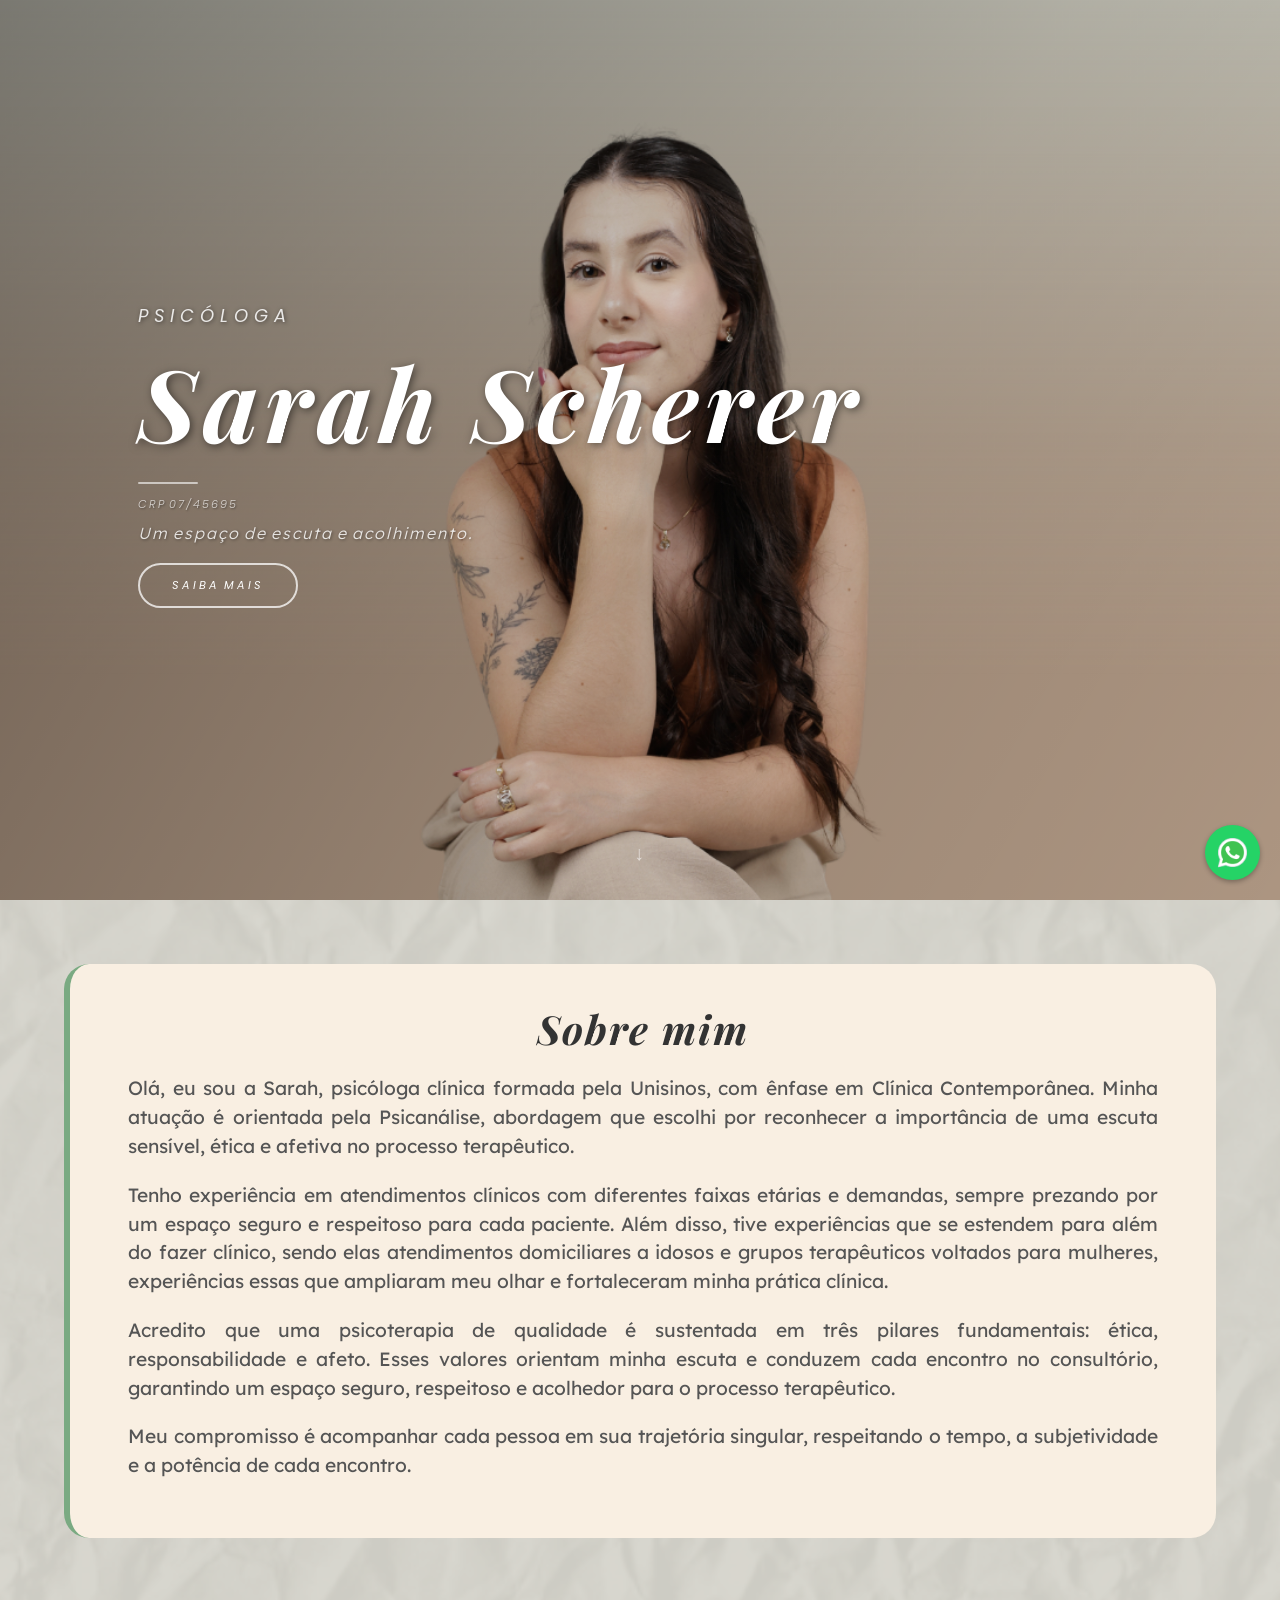
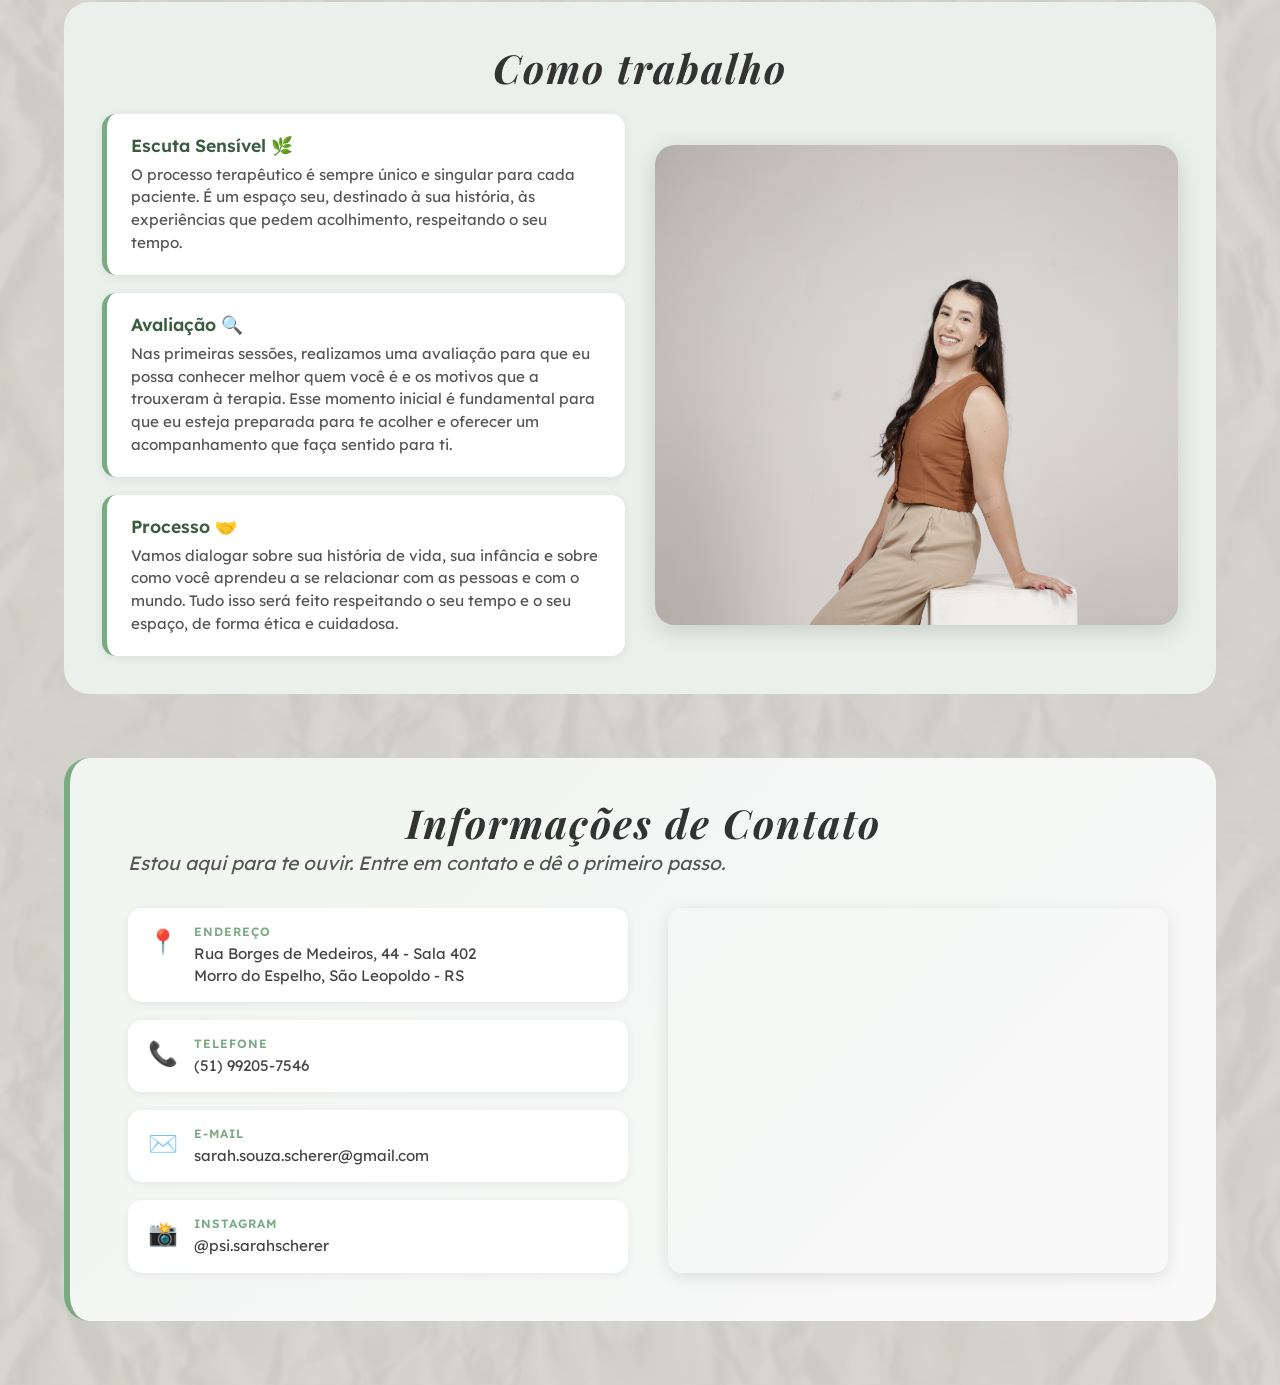
<file: index.html>
<!DOCTYPE html>
<html>
<head>
    <meta charset="UTF-8">
    <meta name="viewport" content="width=device-width, initial-scale=1.0">
    <title>Psi Sarah Scherer</title>
    <link type="image/png" sizes="16x16" rel="icon" href="icon.png">
    <link rel="stylesheet" href="styles.css">
    <link rel="preconnect" href="https://fonts.googleapis.com">
    <link rel="preconnect" href="https://fonts.gstatic.com" crossorigin>
    <link href="https://fonts.googleapis.com/css2?family=Lexend:wght@100..900&family=Playfair+Display:ital,wght@0,400..900;1,400..900&family=Poppins:ital,wght@0,100;0,200;0,300;0,400;0,500;0,600;0,700;0,800;0,900;1,100;1,200;1,300;1,400;1,500;1,600;1,700;1,800;1,900&display=swap" rel="stylesheet">
</head>
<!-- Google tag (gtag.js) -->
<script async src="https://www.googletagmanager.com/gtag/js?id=G-TPSLC1K41T"></script>
<script>
  window.dataLayer = window.dataLayer || [];
  function gtag(){dataLayer.push(arguments);}
  gtag('js', new Date());
  gtag('config', 'G-TPSLC1K41T');
</script>
<body>
    <header id="header">
        <div id="header-content">
            <div id="header-text">
                <h4>Psicóloga</h4>
                <h1>Sarah Scherer</h1>
                <div class="header-divider"></div>
                <p class="header-crp">CRP 07/45695</p>
                <p class="header-tagline">Um espaço de escuta e acolhimento.</p>
                <a href="#About-me" class="header-cta">Saiba mais</a>
            </div>
        </div>
        <div class="header-scroll-hint">
            <span>↓</span>
        </div>
    </header>

    <section id="About-me" class="content">
        <h1>Sobre mim</h1>

        <p>
            Olá, eu sou a Sarah, psicóloga clínica formada pela Unisinos, com ênfase em Clínica Contemporânea. Minha atuação é orientada pela Psicanálise, abordagem que escolhi por reconhecer a importância de uma escuta sensível, ética e afetiva no processo terapêutico. 
        </p>
        <p>
            Tenho experiência em atendimentos clínicos com diferentes faixas etárias e demandas, sempre prezando por um espaço seguro e respeitoso para cada paciente. Além disso, tive experiências que se estendem para além do fazer clínico, sendo elas atendimentos domiciliares a idosos e grupos terapêuticos voltados para mulheres, experiências essas que ampliaram meu olhar e fortaleceram minha prática clínica.
        </p>
        <p>
            Acredito que uma psicoterapia de qualidade é sustentada em três pilares fundamentais: ética, responsabilidade e afeto. Esses valores orientam minha escuta e conduzem cada encontro no consultório, garantindo um espaço seguro, respeitoso e acolhedor para o processo terapêutico.
        </p>
        <p>
            Meu compromisso é acompanhar cada pessoa em sua trajetória singular, respeitando o tempo, a subjetividade e a potência de cada encontro.
        </p>
    </section>

    <section id="Abordagem" class="content">
        <h1>Como trabalho</h1>
        <div class="abordagem-layout">
            <div class="abordagem-cards">
                <div class="abordagem-card">
                    <h3>Escuta Sensível 🌿</h3>
                    <p>O processo terapêutico é sempre único e singular para cada paciente. É um espaço seu, destinado à sua história, às experiências que pedem acolhimento, respeitando o seu tempo.</p>
                </div>
                <div class="abordagem-card">
                    <h3>Avaliação 🔍</h3>
                    <p>Nas primeiras sessões, realizamos uma avaliação para que eu possa conhecer melhor quem você é e os motivos que a trouxeram à terapia. Esse momento inicial é fundamental para que eu esteja preparada para te acolher e oferecer um acompanhamento que faça sentido para ti.</p>
                </div>
                <div class="abordagem-card">
                    <h3>Processo 🤝</h3>
                    <p>Vamos dialogar sobre sua história de vida, sua infância e sobre como você aprendeu a se relacionar com as pessoas e com o mundo. Tudo isso será feito respeitando o seu tempo e o seu espaço, de forma ética e cuidadosa.</p>
                </div>
            </div>
            <div class="abordagem-foto">
                <img src="foto-sarah.jpg" alt="Sarah Scherer" />
            </div>
        </div>
    </section>

    <section id="Contact-information" class="content">
        <div id="contact-header">
            <h1>Informações de Contato</h1>
            <p class="contact-subtitle">Estou aqui para te ouvir. Entre em contato e dê o primeiro passo.</p>
        </div>
        <div id="contact-content">
            <div id="contact-info">
                <div class="contact-item">
                    <span class="contact-icon">📍</span>
                    <div>
                        <span class="contact-label">Endereço</span>
                        <span class="contact-value">Rua Borges de Medeiros, 44 - Sala 402<br>Morro do Espelho, São Leopoldo - RS</span>
                    </div>
                </div>
                <div class="contact-item">
                    <span class="contact-icon">📞</span>
                    <div>
                        <span class="contact-label">Telefone</span>
                        <a href="https://wa.me/+555192057546" class="contact-value contact-link">(51) 99205-7546</a>
                    </div>
                </div>
                <div class="contact-item">
                    <span class="contact-icon">✉️</span>
                    <div>
                        <span class="contact-label">E-mail</span>
                        <a href="mailto:sarah.souza.scherer@gmail.com" class="contact-value contact-link">sarah.souza.scherer@gmail.com</a>
                    </div>
                </div>
                <div class="contact-item">
                    <span class="contact-icon">📸</span>
                    <div>
                        <span class="contact-label">Instagram</span>
                        <a href="https://instagram.com/psi.sarahscherer" target="_blank" class="contact-value contact-link">@psi.sarahscherer</a>
                    </div>
                </div>
            </div>
            <div id="map">
                <iframe src="https://www.google.com/maps/embed?pb=!1m18!1m12!1m3!1d3463.2585594897596!2d-51.14287822486118!3d-29.770164275062857!2m3!1f0!2f0!3f0!3m2!1i1024!2i768!4f13.1!3m3!1m2!1s0x9519692a69eae001%3A0x672a60e46c2f9cbd!2sFeels%20-%20Coworking%20de%20Sa%C3%BAde!5e0!3m2!1spt-BR!2sbr!4v1773282155510!5m2!1spt-BR!2sbr" style="border:0;" allowfullscreen="" loading="lazy" referrerpolicy="no-referrer-when-downgrade"></iframe>
            </div>
        </div>
    </section>

    <div class="social-float">
        <a href="https://wa.me/+555192057546" target="_blank" class="whatsapp">
            <img src="whatsapp-icon.png" alt="WhatsApp" />
        </a>
        <a href="https://instagram.com/psi.sarahscherer" target="_blank" clas
</file>
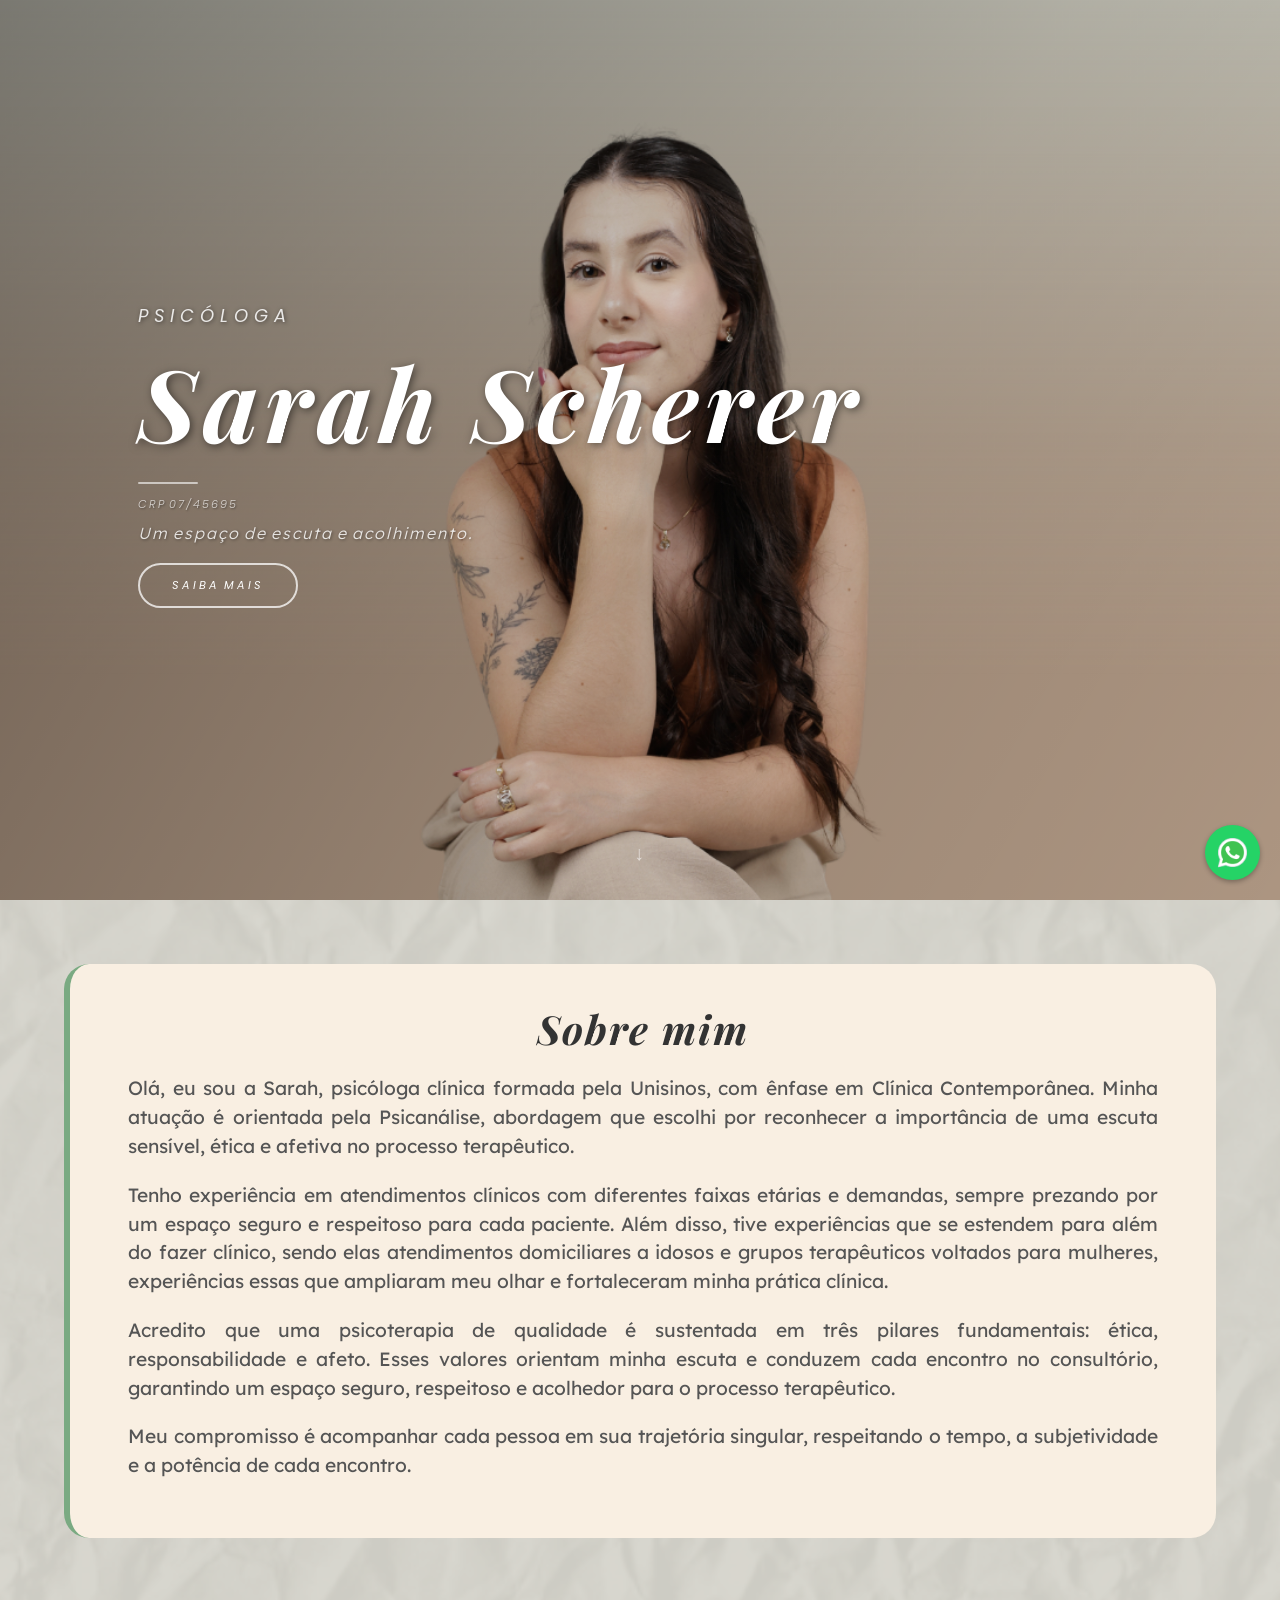
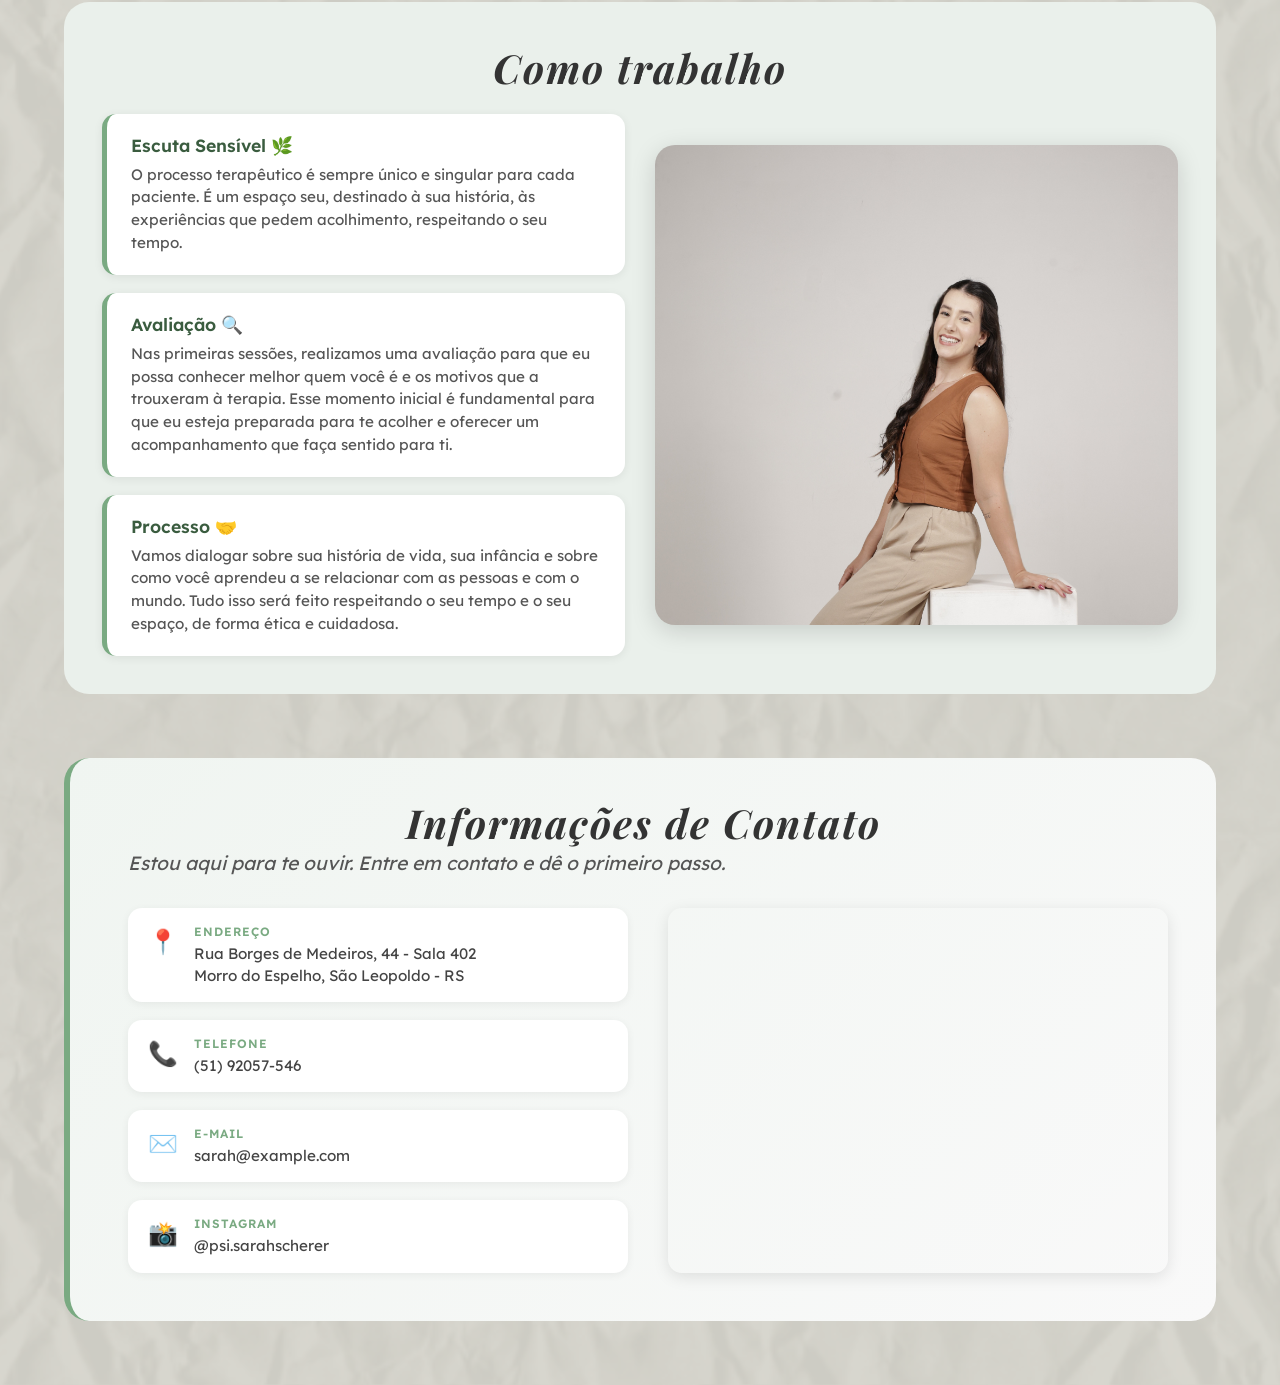
<file: main.html>
<!DOCTYPE html>
<html>
<head>
    <meta charset="UTF-8">
    <meta name="viewport" content="width=device-width, initial-scale=1.0">
    <title>Psi Sarah Scherer</title>
    <link type="image/png" sizes="16x16" rel="icon" href="icon.png">
    <link rel="stylesheet" href="styles.css">
    <link rel="preconnect" href="https://fonts.googleapis.com">
    <link rel="preconnect" href="https://fonts.gstatic.com" crossorigin>
    <link href="https://fonts.googleapis.com/css2?family=Lexend:wght@100..900&family=Playfair+Display:ital,wght@0,400..900;1,400..900&family=Poppins:ital,wght@0,100;0,200;0,300;0,400;0,500;0,600;0,700;0,800;0,900;1,100;1,200;1,300;1,400;1,500;1,600;1,700;1,800;1,900&display=swap" rel="stylesheet">
<body>
    <header id="header">
        <div id="header-content">
            <div id="header-text">
                <h4>Psicóloga</h4>
                <h1>Sarah Scherer</h1>
                <div class="header-divider"></div>
                <p class="header-crp">CRP 07/45695</p>
                <p class="header-tagline">Um espaço de escuta e acolhimento.</p>
                <a href="#About-me" class="header-cta">Saiba mais</a>
            </div>
        </div>
        <div class="header-scroll-hint">
            <span>↓</span>
        </div>
    </header>

    <section id="About-me" class="content">
        <h1>Sobre mim</h1>

        <p>
            Olá, eu sou a Sarah, psicóloga clínica formada pela Unisinos, com ênfase em Clínica Contemporânea. Minha atuação é orientada pela Psicanálise, abordagem que escolhi por reconhecer a importância de uma escuta sensível, ética e afetiva no processo terapêutico. 
        </p>
        <p>
            Tenho experiência em atendimentos clínicos com diferentes faixas etárias e demandas, sempre prezando por um espaço seguro e respeitoso para cada paciente. Além disso, tive experiências que se estendem para além do fazer clínico, sendo elas atendimentos domiciliares a idosos e grupos terapêuticos voltados para mulheres, experiências essas que ampliaram meu olhar e fortaleceram minha prática clínica.
        </p>
        <p>
            Acredito que uma psicoterapia de qualidade é sustentada em três pilares fundamentais: ética, responsabilidade e afeto. Esses valores orientam minha escuta e conduzem cada encontro no consultório, garantindo um espaço seguro, respeitoso e acolhedor para o processo terapêutico.
        </p>
        <p>
            Meu compromisso é acompanhar cada pessoa em sua trajetória singular, respeitando o tempo, a subjetividade e a potência de cada encontro.
        </p>
<!--
        <p>
            Olá, eu sou a Sarah, psicóloga formada com ênfase em Clínica Contemporânea. Sou apaixonada pelo trabalho clínico e pela Psicanálise, abordagem que escolhi para atuar, pois acredito profundamente na força de uma escuta sensível, ética e afetiva.
        </p>
        <p>
            Atendo adolescentes, adultos e idosos, sempre respeitando a singularidade de cada história. Minha função não é dar respostas prontas para ti, mas sim escutar com atenção e sensibilidade, e caminhar junto com você, te ajudando a enxergar as possibilidades. 
        </p>
        <p>
            Aqui, sua voz encontra um espaço seguro, de acolhimento e de escuta qualificada.
        </p>
        <p>
            Espero que possamos caminhar juntos para fazer um processo terapêutico que te gere bons frutos!
        </p>-->
    </section>

    <section id="Abordagem" class="content">
        <h1>Como trabalho</h1>
        <div class="abordagem-layout">
            <div class="abordagem-cards">
                <div class="abordagem-card">
                    <h3>Escuta Sensível 🌿</h3>
                    <p>O processo terapêutico é sempre único e singular para cada paciente. É um espaço seu, destinado à sua história, às experiências que pedem acolhimento, respeitando o seu tempo.</p>
                </div>
                <div class="abordagem-card">
                    <h3>Avaliação 🔍</h3>
                    <p>Nas primeiras sessões, realizamos uma avaliação para que eu possa conhecer melhor quem você é e os motivos que a trouxeram à terapia. Esse momento inicial é fundamental para que eu esteja preparada para te acolher e oferecer um acompanhamento que faça sentido para ti.</p>
                </div>
                <div class="abordagem-card">
                    <h3>Processo 🤝</h3>
                    <p>Vamos dialogar sobre sua história de vida, sua infância e sobre como você aprendeu a se relacionar com as pessoas e com o mundo. Tudo isso será feito respeitando o seu tempo e o seu espaço, de forma ética e cuidadosa.</p>
                </div>
            </div>
            <div class="abordagem-foto">
                <img src="foto-sarah.jpg" alt="Sarah Scherer" />
            </div>
        </div>
    </section>

    <section id="Contact-information" class="content">
        <div id="contact-header">
            <h1>Informações de Contato</h1>
            <p class="contact-subtitle">Estou aqui para te ouvir. Entre em contato e dê o primeiro passo.</p>
        </div>
        <div id="contact-content">
            <div id="contact-info">
                <div class="contact-item">
                    <span class="contact-icon">📍</span>
                    <div>
                        <span class="contact-label">Endereço</span>
                        <span class="contact-value">Rua Borges de Medeiros, 44 - Sala 402<br>Morro do Espelho, São Leopoldo - RS</span>
                    </div>
                </div>
                <div class="contact-item">
                    <span class="contact-icon">📞</span>
                    <div>
                        <span class="contact-label">Telefone</span>
                        <a href="https://wa.me/+555192057546" class="contact-value contact-link">(51) 92057-546</a>
                    </div>
                </div>
                <div class="contact-item">
                    <span class="contact-icon">✉️</span>
                    <div>
                        <span class="contact-label">E-mail</span>
                        <a href="mailto:sarah@example.com" class="contact-value contact-link">sarah@example.com</a>
                    </div>
                </div>
                <div class="contact-item">
                    <span class="contact-icon">📸</span>
                    <div>
                        <span class="contact-label">Instagram</span>
                        <a href="https://instagram.com/psi.sarahscherer" target="_blank" class="contact-value contact-link">@psi.sarahscherer</a>
                    </div>
                </div>
            </div>
            <div id="map">
                <iframe src="https://www.google.com/maps/embed?pb=!1m18!1m12!1m3!1d3463.2585594897596!2d-51.14287822486118!3d-29.770164275062857!2m3!1f0!2f0!3f0!3m2!1i1024!2i768!4f13.1!3m3!1m2!1s0x9519692a69eae001%3A0x672a60e46c2f9cbd!2sFeels%20-%20Coworking%20de%20Sa%C3%BAde!5e0!3m2!1spt-BR!2sbr!4v1773282155510!5m2!1spt-BR!2sbr" style="border:0;" allowfullscreen="" loading="lazy" referrerpolicy="no-referrer-when-downgrade"></iframe>
            </div>
        </div>
    </section>

    <div class="social-float">
        <a href="https://wa.me/+555192057546" target="_blank" class="whatsapp">
            <img src="whatsapp-icon.png" alt="WhatsApp" />
        </a>
        <a href="https://instagram.com/psi.sarahscherer" target="_blank" clas
</file>
<file: styles.css>
header {
  background-image: url('fundo-sarah-bege.png');
  background-size: cover;
  background-position: center;
  min-height: 100vh;
  display: flex;
  flex-direction: column;
  align-items: center;
  justify-content: center;
  padding: 0 6%;
  color: white;
  font-family: "Playfair Display", serif;
  font-style: italic;
  font-weight: 400;
  font-size: 2.5em;
  letter-spacing: 2px;
  word-spacing: -2px;
  position: relative;
  overflow: hidden;
  text-align: center;
}

@media (min-width: 768px) {
  header {
    align-items: flex-start;
    padding-left: 10%;
    padding-right: 0;
    text-align: left;
  }
}

header::before {
  content: '';
  position: absolute;
  inset: 0;
  background: linear-gradient(
    120deg,
    rgba(0, 0, 0, 0.38) 0%,
    rgba(0, 0, 0, 0.10) 60%,
    transparent 100%
  );
  pointer-events: none;
}

#header-content {
  position: relative;
  z-index: 1;
  animation: fadeInUp 1s ease both;
}

#header-text {
  display: flex;
  flex-direction: column;
  align-items: center;
}

@media (min-width: 768px) {
  #header-text {
    align-items: flex-start;
  }
}

@keyframes fadeInUp {
  from { opacity: 0; transform: translateY(30px); }
  to   { opacity: 1; transform: translateY(0); }
}

#header h1 {
  margin: 0;
  padding: 4px 10px;
  font-size: 2.5em;
  letter-spacing: 6px;
  color: white;
  text-shadow: 2px 2px 8px rgba(0,0,0,0.5);
  animation: fadeInUp 1s ease 0.2s both;
}

#header h4 {
  margin: 0;
  padding: 10px 10px 2px;
  font-size: 1.4em;
  font-weight: normal;
  color: rgba(255,255,255,0.85);
  letter-spacing: 6px;
  text-transform: uppercase;
  font-family: "Poppins", sans-serif;
  font-size: 0.45em;
  text-shadow: 1px 1px 4px rgba(0,0,0,0.5);
  animation: fadeInUp 1s ease 0.1s both;
}

.header-divider {
  width: 60px;
  height: 2px;
  background: rgba(255,255,255,0.6);
  margin: 10px auto 12px;
  border-radius: 2px;
  animation: fadeInUp 1s ease 0.3s both;
}

@media (min-width: 768px) {
  .header-divider {
    margin: 10px 10px 12px;
  }
}

.header-crp {
  margin: 0 !important;
  padding: 0 10px 6px !important;
  font-size: 0.28em !important;
  font-family: "Poppins", sans-serif !important;
  font-weight: 300 !important;
  color: rgba(255,255,255,0.7) !important;
  letter-spacing: 2px;
  text-shadow: 1px 1px 2px rgba(0,0,0,0.4) !important;
  animation: fadeInUp 1s ease 0.35s both;
}

.header-tagline {
  margin: 0 !important;
  padding: 4px 10px 20px !important;
  font-size: 0.4em !important;
  font-family: "Lexend", sans-serif !important;
  font-weight: 300 !important;
  color: rgba(255,255,255,0.82) !important;
  font-style: italic;
  text-shadow: 1px 1px 3px rgba(0,0,0,0.4) !important;
  animation: fadeInUp 1s ease 0.4s both;
}

.header-cta {
  margin: 0 auto;
  display: inline-block;
  padding: 12px 32px;
  background: transparent;
  border: 2px solid rgba(255,255,255,0.75);
  color: white;
  font-family: "Poppins", sans-serif;
  font-size: 0.28em;
  font-weight: 400;
  letter-spacing: 3px;
  text-transform: uppercase;
  text-decoration: none;
  border-radius: 50px;
  transition: background 0.3s ease, border-color 0.3s ease, transform 0.2s ease;
  animation: fadeInUp 1s ease 0.5s both;
}

@media (min-width: 768px) {
  .header-cta {
    margin-left: 10px;
  }
}

.header-cta:hover {
  background: rgba(255,255,255,0.18);
  border-color: white;
  transform: translateY(-2px);
}

.header-scroll-hint {
  position: absolute;
  bottom: 32px;
  left: 50%;
  transform: translateX(-50%);
  z-index: 1;
  color: rgba(255,255,255,0.6);
  font-size: 0.5em;
  font-family: "Poppins", sans-serif;
  animation: bounce 2s infinite;
}

@keyframes bounce {
  0%, 100% { transform: translateX(-50%) translateY(0); }
  50%       { transform: translateX(-50%) translateY(8px); }
}



body {
  background-image: url('fundo-bege.png');
  background-size: cover;
  background-position: center;
  margin: 0;
  padding: 0;
  background-color: antiquewhite;
  font-family: "Lexend", sans-serif;
}

section {
  font-family: "Lexend", sans-serif;
  margin: 0;
  padding: 0;
}

.content {
  min-height: 50vh;
  margin: 5%;
  padding: 5px;
  padding-left: 3%;
  padding-right: 3%;
  padding-bottom: 3%;
  border-radius: 25px;
  background-color: antiquewhite;
}

.content h1 {
  font-family: "Playfair Display", serif;
  font-style: italic;
  font-size: 2.5rem;
  font-weight: bold;
  color: #333;
  text-align: center;
  margin-bottom: 10px;
  letter-spacing: 2px;
}

.content p {
  font-family: "Lexend", sans-serif;
  margin-bottom: 20px;
  margin-left: 20px;
  margin-right: 20px;
  font-size: 1.2rem;
  line-height: 1.5;
  color: #555;
  text-align: justify;
}

#About-me {
  background-color: rgb(249, 239, 226);
  border-left: 6px solid #7aaa82;
}

#Atendimentos {
  background-color: #d7e4d9;
}

#Contact-information {
  background: linear-gradient(135deg, #f0f5f1 0%, #f9f9f9 100%);
  border-left: 6px solid #7aaa82;
}

#contact-header {
  text-align: center;
  margin-bottom: 10px;
}

.contact-subtitle {
  font-family: "Lexend", sans-serif;
  font-size: 1rem;
  color: #777;
  text-align: center;
  margin-top: -10px;
  margin-bottom: 24px;
  font-style: italic;
}

#contact-info {
  margin: 0;
  padding: 10px 20px;
  display: flex;
  flex-direction: column;
  gap: 18px;
  justify-content: center;
}

.contact-item {
  display: flex;
  align-items: flex-start;
  gap: 16px;
  background: #ffffff;
  border-radius: 14px;
  padding: 16px 20px;
  box-shadow: 0 2px 8px rgba(0,0,0,0.06);
  transition: transform 0.2s ease, box-shadow 0.2s ease;
}

.contact-item:hover {
  transform: translateY(-2px);
  box-shadow: 0 5px 16px rgba(0,0,0,0.1);
}

.contact-icon {
  font-size: 1.5rem;
  flex-shrink: 0;
  margin-top: 2px;
}

.contact-label {
  display: block;
  font-family: "Lexend", sans-serif;
  font-size: 0.75rem;
  font-weight: 600;
  text-transform: uppercase;
  letter-spacing: 1px;
  color: #7aaa82;
  margin-bottom: 4px;
}

.contact-value {
  display: block;
  font-family: "Lexend", sans-serif;
  font-size: 0.95rem;
  color: #444;
  line-height: 1.4;
}

.contact-link {
  text-decoration: none;
  color: #444;
  transition: color 0.2s ease;
}

.contact-link:hover {
  color: #3a5c3f;
  text-decoration: underline;
}


#contact-content {
  display: flex;
  flex-direction: column;
  gap: 10px;
}



#map {
  margin: 25px;
  aspect-ratio: 16 / 9;
  max-height: 50vh;
  border-radius: 14px;
  overflow: hidden;
  box-shadow: 0 4px 16px rgba(0,0,0,0.1);
}

#map iframe {
  width: 100%;
  height: 100%;
  border: 0;
}

/* On larger screens, info and map side by side */
@media (min-width: 768px) {
  #contact-content {
    flex-direction: row;
    align-items: stretch;
  }

  #contact-info {
    flex: 1;
  }

  #map {
    flex: 1;
    margin: 10px;
    aspect-ratio: unset;
    max-height: unset;
    min-height: 350px;
  }
}




/*
#map {
  border: 2px solid #25D366;
  border-color: #25D366;
  flex: 1;
  margin: 25px;
  position: relative;
  max-height: 100%;
  padding-bottom: 56.25%;
  height: 0;
  overflow: hidden;
}

#map iframe {
  position: absolute;
  top: 0;
  right: 0;
  width: 100%;
  height: 100%;
}
*/

#Abordagem {
  background-color: #eaf0eb;
}

.abordagem-layout {
  display: flex;
  flex-direction: column;
  gap: 30px;
  margin-top: 20px;
  align-items: center;
}

.abordagem-cards {
  display: flex;
  flex-direction: column;
  gap: 18px;
  flex: 1;
  width: 100%;
}

.abordagem-card {
  background-color: #ffffff;
  border-left: 5px solid #7aaa82;
  border-radius: 14px;
  padding: 20px 24px;
  box-shadow: 0 2px 10px rgba(0,0,0,0.07);
  transition: transform 0.2s ease, box-shadow 0.2s ease;
}

.abordagem-card:hover {
  transform: translateY(-3px);
  box-shadow: 0 6px 18px rgba(0,0,0,0.12);
}

.abordagem-card h3 {
  font-family: "Lexend", sans-serif;
  font-size: 1.1rem;
  font-weight: 600;
  color: #3a5c3f;
  margin: 0 0 8px 0;
}

.abordagem-card p {
  font-family: "Lexend", sans-serif;
  font-size: 0.95rem;
  color: #555;
  margin: 0;
  line-height: 1.5;
  text-align: left;
}

.abordagem-foto {
  flex: 1;
  display: flex;
  align-items: center;
  justify-content: center;
  width: 100%;
}

.abordagem-foto img {
  width: 100%;
  max-width: 380px;
  border-radius: 20px;
  object-fit: cover;
  box-shadow: 0 6px 24px rgba(0,0,0,0.15);
  aspect-ratio: 3 / 4;
  background-color: #c8d9cb;
}

@media (min-width: 768px) {
  .abordagem-layout {
    flex-direction: row;
    align-items: stretch;
  }

  .abordagem-cards {
    width: auto;
  }

  .abordagem-foto img {
    max-width: 100%;
    height: 100%;
    max-height: 480px;
  }
}

.social-float {
  position: fixed;       /* Keeps container fixed while scrolling */
  bottom: 20px;          /* Distance from bottom */
  right: 20px;            /* Distance from left */
  display: flex;
  flex-direction: column; /* Stack vertically */
  gap: 15px;             /* Space between icons */
  z-index: 100;
}

.social-float a {
  width: 55px;
  height: 55px;
  border-radius: 50%;
  display: flex;
  align-items: center;
  justify-content: center;
  box-shadow: 0 2px 5px rgba(0,0,0,0.3);
}

.social-float a img {
  width: 35px;
  height: 35px;
}

/* WhatsApp style */
.social-float .whatsapp {
  background-color: #25D366;
}

/* Instagram style */
.social-float .instagram {
  background: radial-gradient(circle at 30% 30%, #feda75, #d62976, #962fbf, #4f5bd5);
}
</file>
